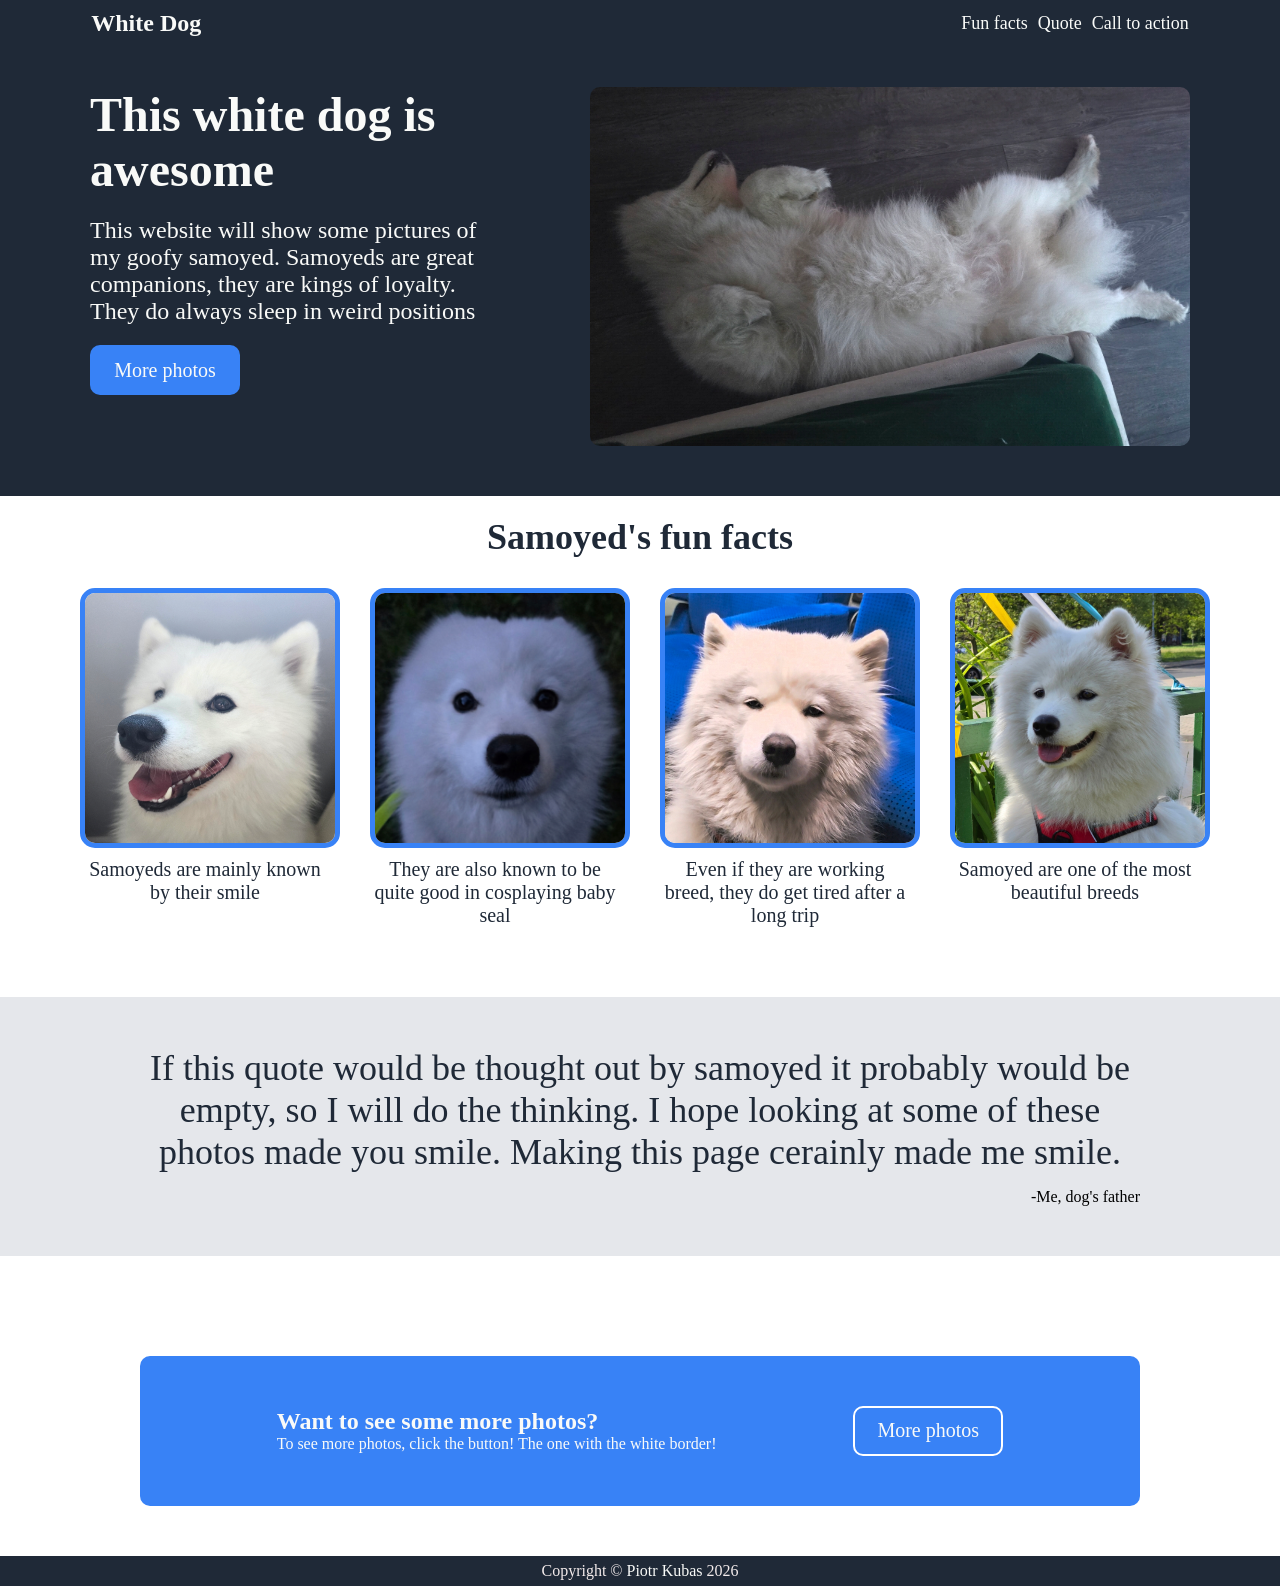
<file: index.html>
<!DOCTYPE html>
<html lang="en">

<head>
    <meta charset="UTF-8">
    <meta name="viewport" content="width=device-width, initial-scale=1.0">
    <title>White Dog</title>
    <link rel="stylesheet" href="style.css">
</head>

<body>
    <div class="hero">
        <div class="nav-bar">
            <h1 class="logo">White Dog</h1>
            <ul>
                <li><a href="#information">Fun facts</a></li>
                <li><a href="#quote">Quote</a></li>
                <li><a href="#cta">Call to action</a></li>
            </ul>
        </div>
        <div class="presentation">
            <div class="awesome" width="200px">
                <p class="hero-main">This white dog is awesome</p>
                <p class="hero-description">This website will show some pictures of my goofy samoyed. Samoyeds are great
                    companions, they are
                    kings of loyalty. They do always sleep in weird positions</p>
                <button class="button"><a href="./gallery.html">More photos</a></input>
            </div>
            <img class="hero-img" src="./images/sleeping.jpg"
                alt="Picture of fluffy samoyed, sleeping in werid position">
        </div>
    </div>

    <div id="information" class="information">
        <h2>Samoyed's fun facts</h2>
        <div class="cards">
            <div class="card">
                <img src="./images/smile.jpg" alt="Photo of smiling samoyed">
                <p>Samoyeds are mainly known by their smile</p>
            </div>
            <div class="card">
                <img src="./images/seal2.jpg" alt="Photo of samoyed that looks like a baby seal">
                <p>They are also known to be quite good in cosplaying baby seal</p>
            </div>
            <div class="card">
                <img src="./images/sleepy.jpg" alt="Photo of tired samoyed in train after a long trip">
                <p>Even if they are working breed, they do get tired after a long trip</p>
            </div>
            <div class="card">
                <img src="./images/bueaty.jpg" alt="Photo of quite samoyed">
                <p>Samoyed are one of the most beautiful breeds</p>
            </div>
        </div>
    </div>

    <div id="quote" class="quote-section">
        <div class="quote-wrapper">
            <p class="quote">If this quote would be thought out by samoyed it probably would be empty, so I will do the
                thinking. I hope looking at some of these photos made you smile. Making this page cerainly made me
                smile.
            </p>
            <p class="signature">-Me, dog's father</p>
        </div>
    </div>
    <div class="wrapper">
        <div id="cta" class="call-to-action">
            <div class="cta-wrapper">
                <h2>Want to see some more photos?</h2>
                <p>To see more photos, click the button! The one with the white border!</p>
            </div>
            <button class="button"><a href="./gallery.html">More photos</a></input>
        </div>
    </div>

    <div class="footer">
        <p>
            Copyright &copy; <a href="https://github.com/PiotrrKubas">Piotr Kubas</a> 2026
        </p>
    </div>
</body>

</html>
</file>
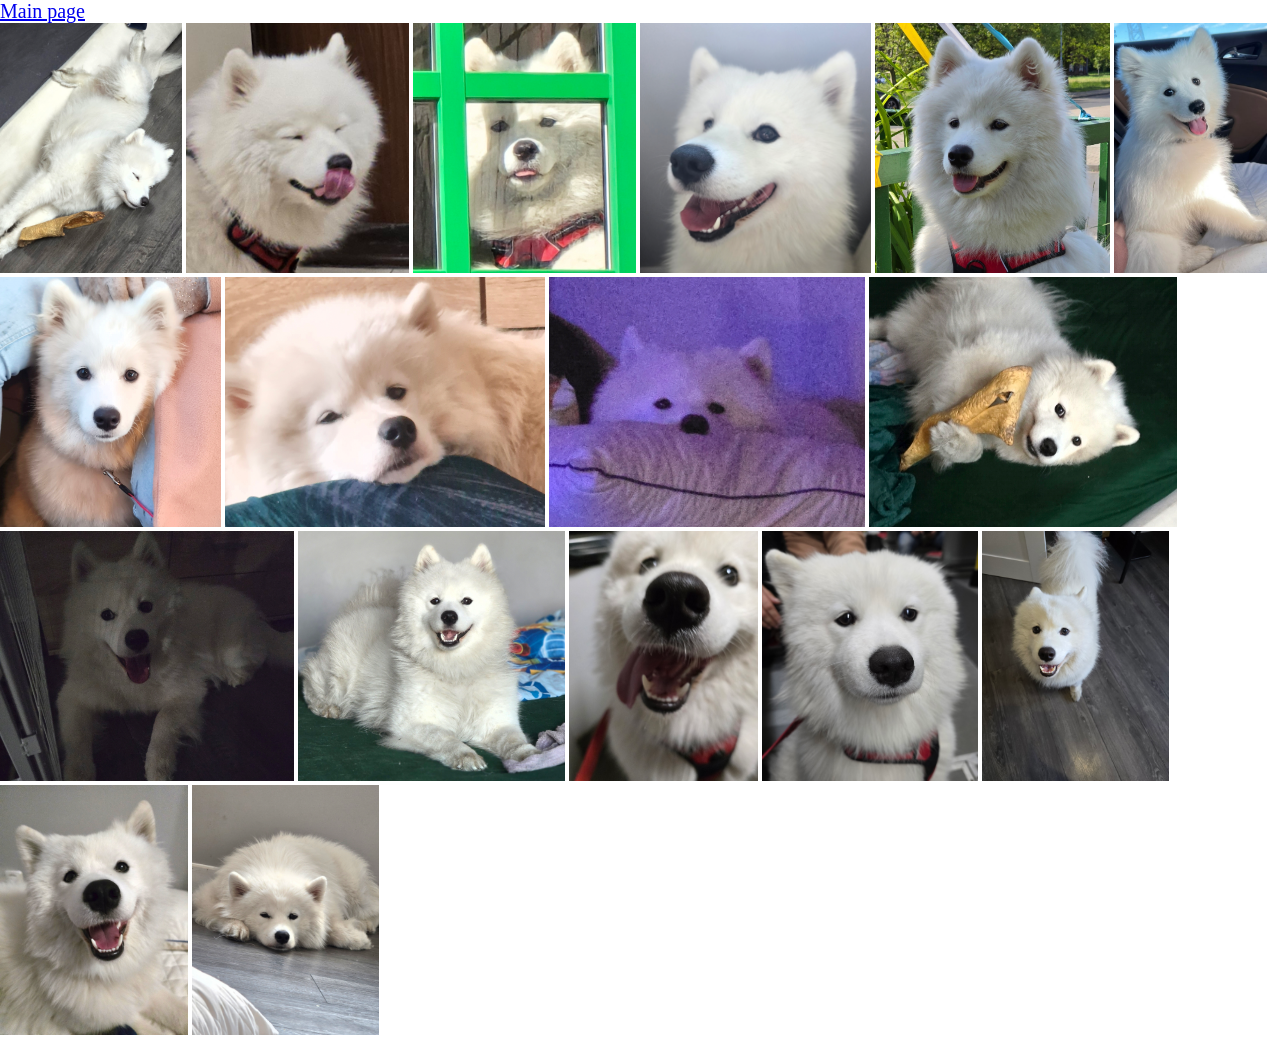
<file: gallery.html>
<!DOCTYPE html>
<html lang="pl">

<head>
    <meta charset="UTF-8">
    <meta name="viewport" content="width=device-width, initial-scale=1.0">
    <title>Gallery</title>
    <link rel="stylesheet" href="./gallery/style.css">
</head>

<body>
    <a href="./index.html" style="font-size: 20px;">Main page</a>
    <div class="wrapper">
        <img src="./gallery/4.jpg" alt="">
        <img src="./gallery/5.jpg" alt="">
        <img src="./gallery/6.jpg" alt="">
        <img src="./gallery/7.jpg" alt="">
        <img src="./gallery/8.jpg" alt="">
        <img src="./gallery/9.jpg" alt="">
        <img src="./gallery/10.jpg" alt="">
        <img src="./gallery/11.jpg" alt="">
        <img src="./gallery/12.jpg" alt="">
        <img src="./gallery/13.jpg" alt="">
        <img src="./gallery/14.jpg" alt="">
        <img src="./gallery/15.jpg" alt="">
        <img src="./gallery/16.jpg" alt="">
        <img src="./gallery/17.jpg" alt="">
        <img src="./gallery/18.jpg" alt="">
        <img src="./gallery/19.jpg" alt="">
        <img src="./gallery/20.jpg" alt="">

    </div>
</body>

</html>
</file>
<file: style.css>
* {
    margin: 0px;
    padding: 0px;
    font-family: Roboto;
}

body {
    display: flex;
    flex-direction: column;
}

.hero {
    background-color: #1f2937;
    display: flex;
    flex-direction: column;
    align-items: center;
}

.nav-bar {
    display: flex;
    flex: row;
    align-items: center;
    gap: 760px;
    margin-top: 10px;
}

ul {
    list-style: none;
    display: flex;
    flex: row;
    gap: 10px;
    color: #e5e7eb;
    font-size: 18px;
}

a {
    text-decoration: none;
    color: #f9FAF8;
}

.logo {
font-size: 24px;
color: #f9FAF8;
}


.footer{
    background-color: #1f2937;
    height: 30px;
}

.presentation {
    margin-top: 50px;
    margin-bottom: 50px;
    display: flex;
    gap: 100px;
}

.awesome {
    display: flex;
    flex-direction: column;
    width: 400px;
}

.hero-main {
    font-size: 48px;
    color: #f9faf8;
    font-weight: 900;
}

.hero-description {
    font-size: 24px;
    color: #f9faf8;
    margin-top: 20px;
    margin-bottom: 20px;
}

.button {
    background-color: #3882f6;
    width: 150px;
    height: 50px;
    color: #f9faf8;
    border-radius: 10px;
    border: none;
    font-size: 20px;
}

.hero-img {
    width: 600px;
    border-radius: 10px;
}

.information {
    margin-top: 20px;
    margin-bottom: 20px;
    display: flex;
    flex-direction: column;
    align-items: center;

    h2 {
        font-size: 36px;
        color: #1f2937;
        font-weight: 900;
    }
}

.cards {
    display: flex;
    flex-direction: row;
    gap: 40px;
    
}

.card {
    display: flex;
    flex-direction: column;
    width: 250px;

    img {
        border: 5px solid #3882f6;
        border-radius: 15px;
        width: 250px;
        height: 250px;
        margin-top: 30px;
        margin-bottom: 10px;
    }

    p {
        text-align: center;
        font-size: 20px;
        color: #1f2937;
    }
}

.quote-section {
    background-color: #e5e7eb;
    padding-top: 50px;
    padding-bottom: 50px;
    margin-top: 50px;
    margin-bottom: 50px;
    display: flex;
    flex-direction: column;
    align-items: center;
}

.quote {
    font-size: 36px;
    color: #1f2937;
    font-weight: 300;
    text-align: center;
    width: 1000px;
    margin-bottom: 15px;
}

.quote-wrapper{
    display: flex;
    flex-direction: column;
}

.signature {
    align-self: flex-end;
}
.wrapper {
    display: flex;
    justify-content: center;
}
.call-to-action {
    display: flex;
    justify-content: space-evenly;
    align-items: center;
    background-color: #3882f6;
    border-radius: 10px;
    width: 1000px;
    height: 150px;
    margin-top: 50px;
    margin-bottom: 50px;
    .button {
        border: white solid 2px;
    }

    h2, p {
        color: #f9FAF8;
    }
}

.cta-wrapper {
    display: flex;
    flex-direction: column;
}

.footer {
    color: rgb(243, 235, 235);
    display: flex;
    justify-content: center;
    align-items: center;
}
</file>
<file: gallery/style.css>
* {
    margin: 0px;
    padding: 0px;
    font-family: Roboto;
}

body {
    display: flex;
    flex-direction: row;
    flex-wrap: wrap;
}

img {
    height: 250px;
}
</file>
